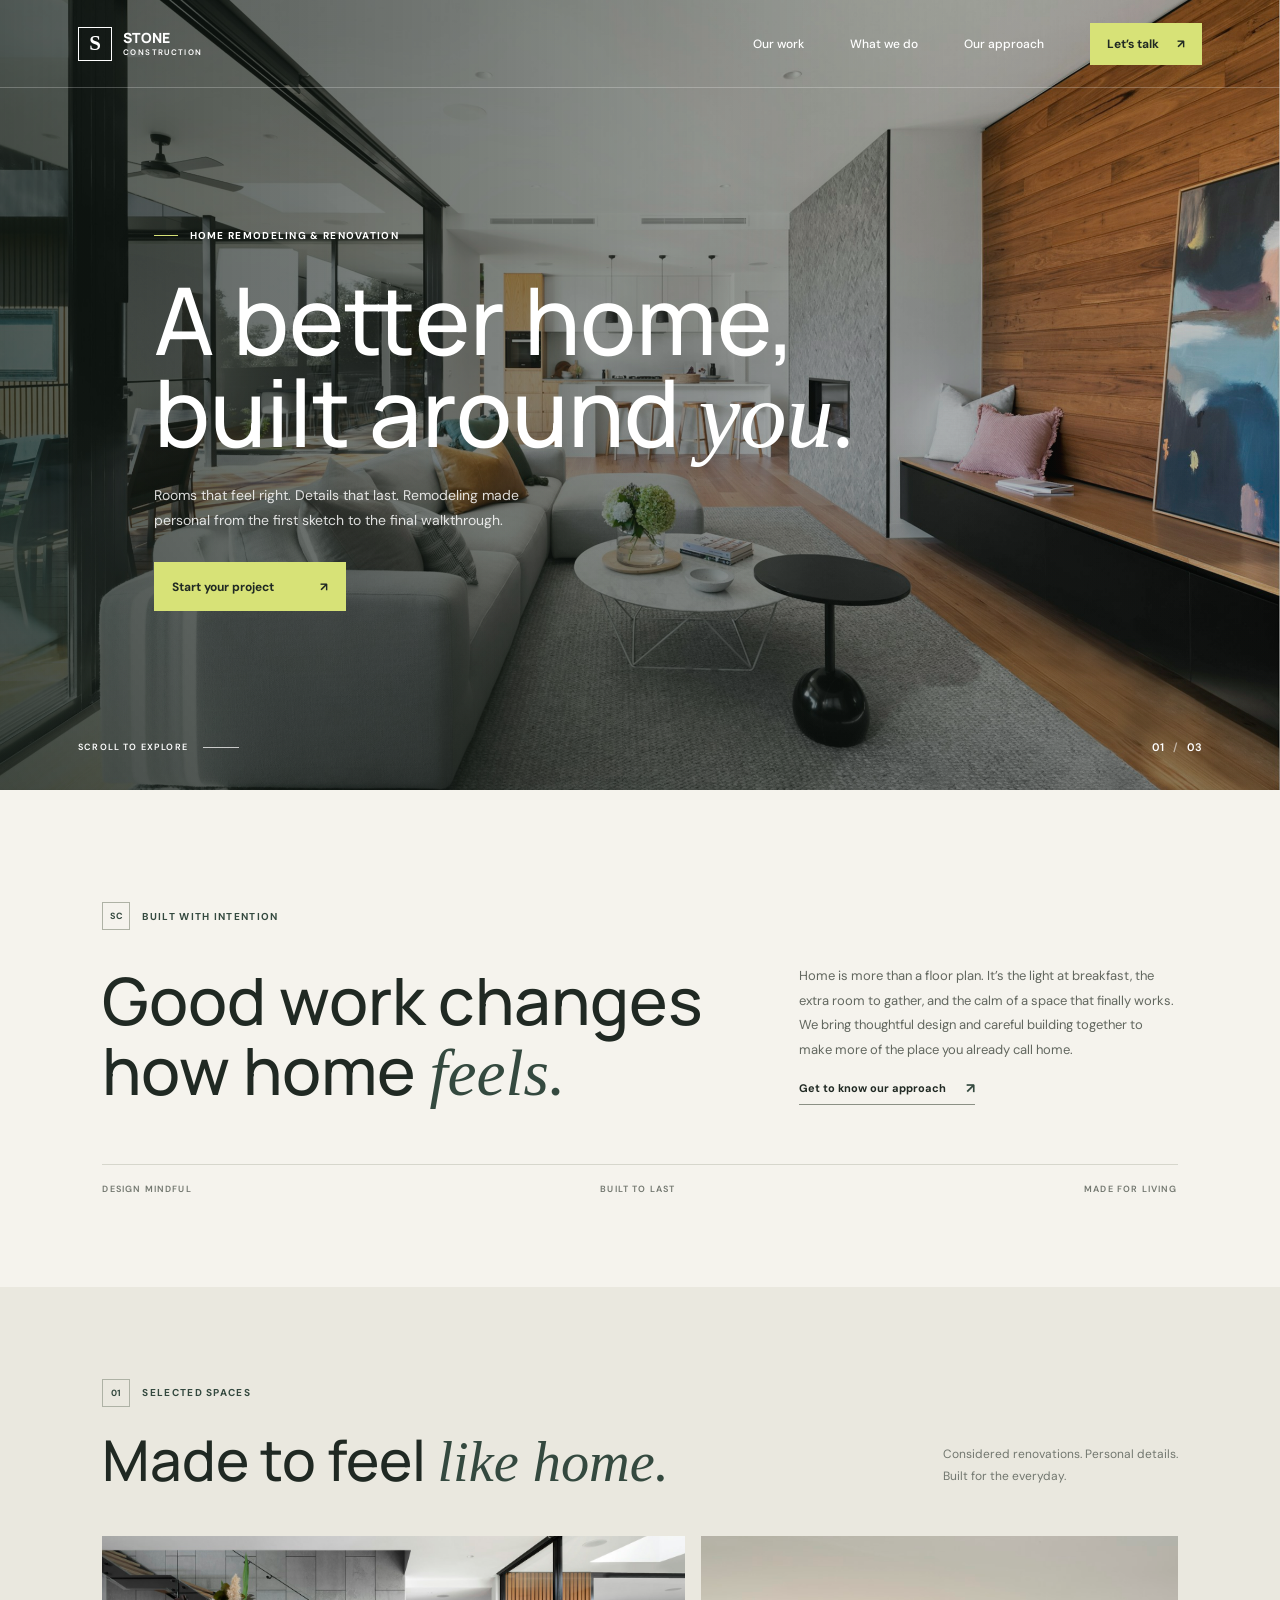
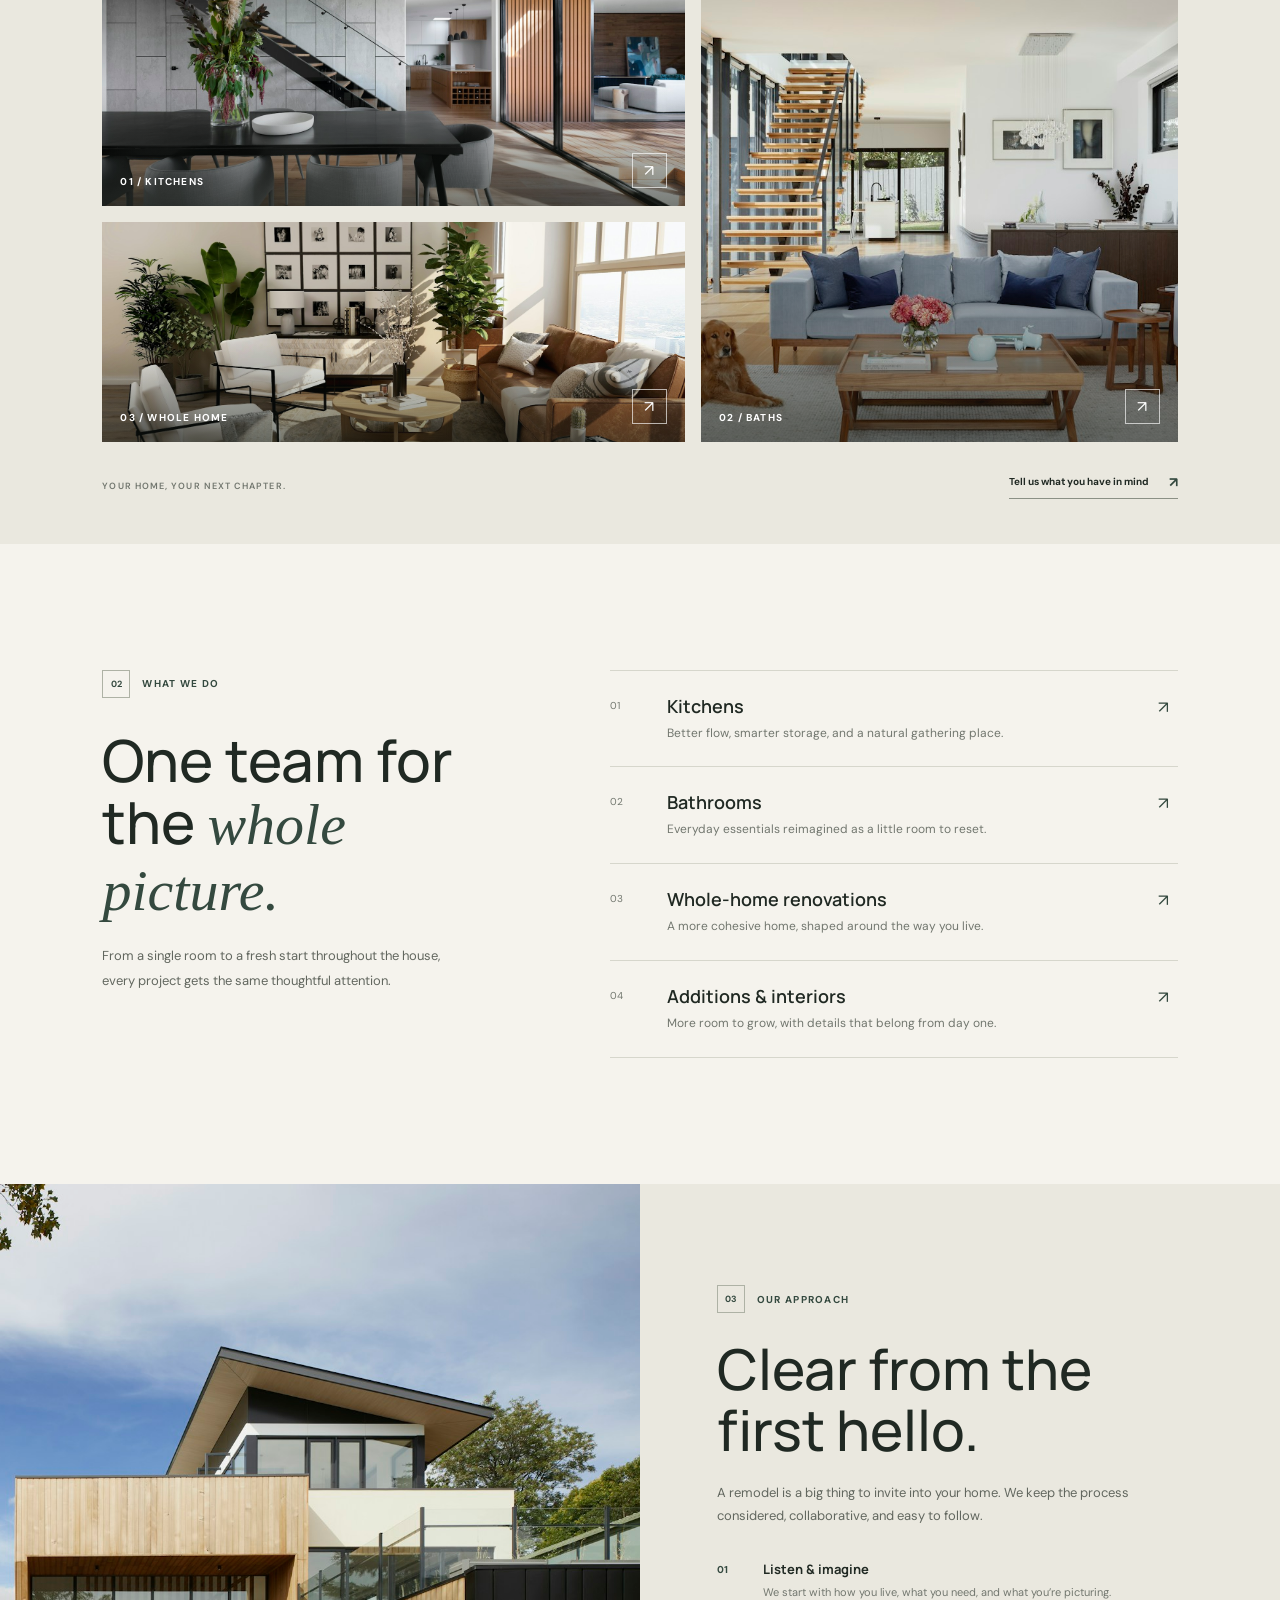
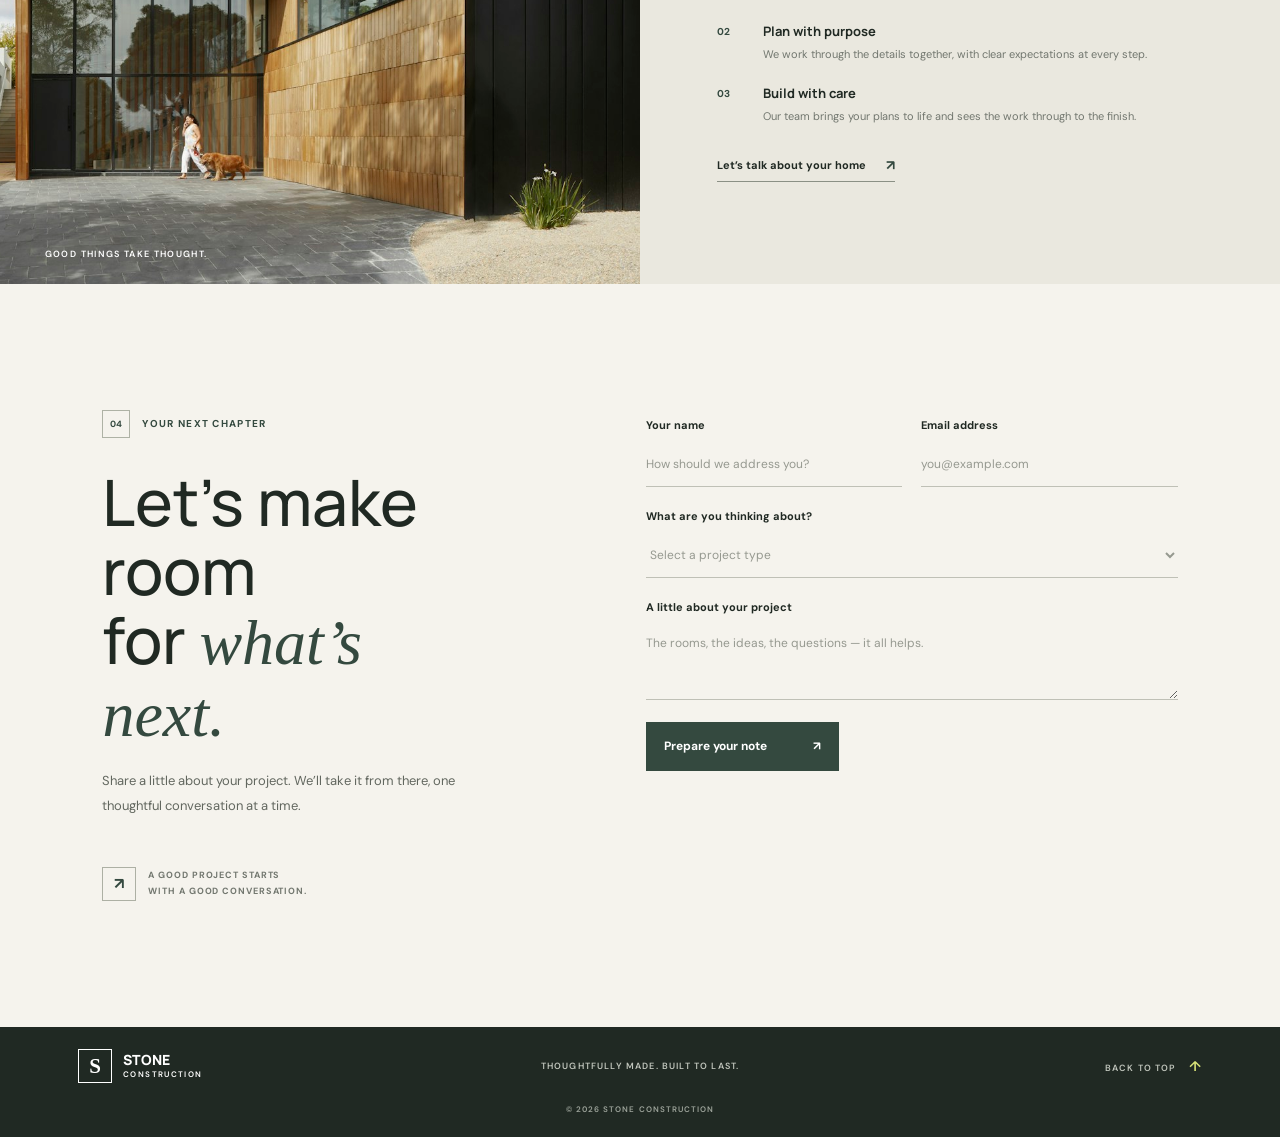
<file: index.html>
<!doctype html>
<html lang="en">
  <head>
    <meta charset="utf-8" />
    <meta name="viewport" content="width=device-width, initial-scale=1" />
    <meta name="theme-color" content="#f5f3ed" />
    <meta
      name="description"
      content="Thoughtful home remodeling, crafted around the way you live. Explore kitchens, baths, and whole-home renovations by Stone Construction."
    />
    <title>Stone Construction | A better home, built around you</title>
    <link rel="preconnect" href="https://fonts.googleapis.com" />
    <link rel="preconnect" href="https://fonts.gstatic.com" crossorigin />
    <link
      href="https://fonts.googleapis.com/css2?family=DM+Sans:wght@400;500;600;700&family=Manrope:wght@400;500;600;700;800&display=swap"
      rel="stylesheet"
    />
    <link rel="stylesheet" href="styles.css" />
    <script src="script.js" defer></script>
  </head>
  <body>
    <header class="site-header">
      <a class="wordmark" href="#home" aria-label="Stone Construction home">
        <span class="wordmark-icon" aria-hidden="true">S</span>
        <span class="wordmark-text">STONE<span>CONSTRUCTION</span></span>
      </a>
      <button
        class="menu-toggle"
        type="button"
        aria-expanded="false"
        aria-controls="site-nav"
        aria-label="Open navigation"
      >
        <span></span><span></span>
      </button>
      <nav class="site-nav" id="site-nav" aria-label="Main navigation">
        <a href="#work">Our work</a>
        <a href="#services">What we do</a>
        <a href="#approach">Our approach</a>
        <a class="nav-cta" href="#contact"
          >Let’s talk <span aria-hidden="true">↗</span></a
        >
      </nav>
    </header>

    <main>
      <section class="hero" id="home" aria-labelledby="hero-title">
        <img
          class="hero-image"
          src="pictures/hero.jpg"
          alt="Sunlit, thoughtfully remodeled modern living room"
          fetchpriority="high"
        />
        <div class="hero-shade"></div>
        <div class="hero-content">
          <p class="eyebrow hero-eyebrow">
            <span></span> HOME REMODELING & RENOVATION
          </p>
          <h1 id="hero-title">
            A better home,<br />built around <em>you.</em>
          </h1>
          <p class="hero-copy">
            Rooms that feel right. Details that last. Remodeling made personal
            from the first sketch to the final walkthrough.
          </p>
          <a class="button button-light" href="#contact"
            >Start your project <span aria-hidden="true">↗</span></a
          >
        </div>
        <a class="hero-scroll" href="#intro"
          ><span>SCROLL TO EXPLORE</span><i aria-hidden="true"></i
        ></a>
        <div class="hero-index" aria-hidden="true">01 <span>/</span> 03</div>
      </section>

      <section class="intro section-wrap" id="intro">
        <p class="eyebrow">
          <span class="eyebrow-mark">SC</span> BUILT WITH INTENTION
        </p>
        <div class="intro-copy">
          <h2>Good work changes<br />how home <em>feels.</em></h2>
          <div class="intro-aside">
            <p>
              Home is more than a floor plan. It’s the light at breakfast, the
              extra room to gather, and the calm of a space that finally works.
              We bring thoughtful design and careful building together to make
              more of the place you already call home.
            </p>
            <a class="text-link" href="#approach"
              >Get to know our approach <span aria-hidden="true">↗</span></a
            >
          </div>
        </div>
        <div class="intro-rule">
          <span>DESIGN MINDFUL</span><span>BUILT TO LAST</span
          ><span>MADE FOR LIVING</span>
        </div>
      </section>

      <section class="work-section" id="work">
        <div class="section-wrap work-heading">
          <div>
            <p class="eyebrow">
              <span class="eyebrow-mark">01</span> SELECTED SPACES
            </p>
            <h2>Made to feel <em>like home.</em></h2>
          </div>
          <p class="section-note">
            Considered renovations. Personal details.<br />Built for the
            everyday.
          </p>
        </div>
        <div class="project-grid">
          <a
            class="project project-large"
            href="#contact"
            aria-label="Discuss a kitchen renovation"
          >
            <img
              src="pictures/kitchen.jpg"
              alt="Warm contemporary kitchen with a generous island"
              loading="lazy"
            />
            <span class="project-overlay"
              ><span class="project-number">01 / KITCHENS</span
              ><span class="project-arrow" aria-hidden="true">↗</span></span
            >
          </a>
          <a
            class="project project-tall"
            href="#contact"
            aria-label="Discuss a bathroom renovation"
          >
            <img
              src="pictures/bathroom.jpg"
              alt="Quiet, spa-like bathroom with natural finishes"
              loading="lazy"
            />
            <span class="project-overlay"
              ><span class="project-number">02 / BATHS</span
              ><span class="project-arrow" aria-hidden="true">↗</span></span
            >
          </a>
          <a
            class="project project-wide"
            href="#contact"
            aria-label="Discuss a whole-home renovation"
          >
            <img
              src="pictures/living-room.jpg"
              alt="Open-plan living space with carefully layered natural materials"
              loading="lazy"
            />
            <span class="project-overlay"
              ><span class="project-number">03 / WHOLE HOME</span
              ><span class="project-arrow" aria-hidden="true">↗</span></span
            >
          </a>
        </div>
        <div class="section-wrap work-foot">
          <span>YOUR HOME, YOUR NEXT CHAPTER.</span
          ><a class="text-link" href="#contact"
            >Tell us what you have in mind <span aria-hidden="true">↗</span></a
          >
        </div>
      </section>

      <section class="services section-wrap" id="services">
        <div class="services-heading">
          <p class="eyebrow"><span class="eyebrow-mark">02</span> WHAT WE DO</p>
          <h2>One team for<br />the <em>whole picture.</em></h2>
          <p>
            From a single room to a fresh start throughout the house, every
            project gets the same thoughtful attention.
          </p>
        </div>
        <div class="service-list">
          <a
            class="service-item"
            href="gallery.html?category=kitchens"
            aria-label="View kitchen gallery"
            ><span class="service-no">01</span>
            <div>
              <h3>Kitchens</h3>
              <p>
                Better flow, smarter storage, and a natural gathering place.
              </p>
            </div>
            <span class="service-plus" aria-hidden="true">↗</span></a
          >
          <a
            class="service-item"
            href="gallery.html?category=bathrooms"
            aria-label="View bathroom gallery"
            ><span class="service-no">02</span>
            <div>
              <h3>Bathrooms</h3>
              <p>Everyday essentials reimagined as a little room to reset.</p>
            </div>
            <span class="service-plus" aria-hidden="true">↗</span></a
          >
          <a
            class="service-item"
            href="gallery.html?category=whole-home"
            aria-label="View whole-home renovation gallery"
            ><span class="service-no">03</span>
            <div>
              <h3>Whole-home renovations</h3>
              <p>A more cohesive home, shaped around the way you live.</p>
            </div>
            <span class="service-plus" aria-hidden="true">↗</span></a
          >
          <a
            class="service-item"
            href="gallery.html?category=additions-interiors"
            aria-label="View additions and interiors gallery"
            ><span class="service-no">04</span>
            <div>
              <h3>Additions & interiors</h3>
              <p>More room to grow, with details that belong from day one.</p>
            </div>
            <span class="service-plus" aria-hidden="true">↗</span></a
          >
        </div>
      </section>

      <section class="approach" id="approach">
        <div class="approach-image">
          <img
            src="pictures/exterior.jpg"
            alt="Modern home exterior with timber and glass finishes"
            loading="lazy"
          />
          <span class="image-caption">GOOD THINGS TAKE THOUGHT.</span>
        </div>
        <div class="approach-copy">
          <p class="eyebrow">
            <span class="eyebrow-mark">03</span> OUR APPROACH
          </p>
          <h2>Clear from the<br />first hello.</h2>
          <p class="approach-lede">
            A remodel is a big thing to invite into your home. We keep the
            process considered, collaborative, and easy to follow.
          </p>
          <ol class="steps">
            <li>
              <span>01</span>
              <div>
                <h3>Listen & imagine</h3>
                <p>
                  We start with how you live, what you need, and what you’re
                  picturing.
                </p>
              </div>
            </li>
            <li>
              <span>02</span>
              <div>
                <h3>Plan with purpose</h3>
                <p>
                  We work through the details together, with clear expectations
                  at every step.
                </p>
              </div>
            </li>
            <li>
              <span>03</span>
              <div>
                <h3>Build with care</h3>
                <p>
                  Our team brings your plans to life and sees the work through
                  to the finish.
                </p>
              </div>
            </li>
          </ol>
          <a class="text-link" href="#contact"
            >Let’s talk about your home <span aria-hidden="true">↗</span></a
          >
        </div>
      </section>

      <section class="contact section-wrap" id="contact">
        <div class="contact-heading">
          <p class="eyebrow">
            <span class="eyebrow-mark">04</span> YOUR NEXT CHAPTER
          </p>
          <h2>Let’s make room<br />for <em>what’s next.</em></h2>
          <p>
            Share a little about your project. We’ll take it from there, one
            thoughtful conversation at a time.
          </p>
          <div class="contact-note">
            <span class="note-mark" aria-hidden="true">↗</span
            ><span>A GOOD PROJECT STARTS<br />WITH A GOOD CONVERSATION.</span>
          </div>
        </div>
        <form class="contact-form" id="contact-form">
          <div class="field-row">
            <label
              >Your name<input
                name="name"
                autocomplete="name"
                placeholder="How should we address you?"
                required
            /></label>
            <label
              >Email address<input
                name="email"
                type="email"
                autocomplete="email"
                placeholder="you@example.com"
                required
            /></label>
          </div>
          <label
            >What are you thinking about?
            <select name="project" required>
              <option value="" disabled selected>Select a project type</option>
              <option>Kitchen renovation</option>
              <option>Bathroom renovation</option>
              <option>Whole-home renovation</option>
              <option>Addition or interior updates</option>
              <option>Something else</option>
            </select>
          </label>
          <label
            >A little about your project<textarea
              name="message"
              rows="3"
              placeholder="The rooms, the ideas, the questions — it all helps."
            ></textarea>
          </label>
          <button class="button button-dark" type="submit">
            Prepare your note <span aria-hidden="true">↗</span>
          </button>
          <p
            class="form-status"
            id="form-status"
            role="status"
            aria-live="polite"
          ></p>
        </form>
      </section>
    </main>

    <footer class="site-footer">
      <a
        class="wordmark footer-wordmark"
        href="#home"
        aria-label="Stone Construction home"
        ><span class="wordmark-icon" aria-hidden="true">S</span
        ><span class="wordmark-text">STONE<span>CONSTRUCTION</span></span></a
      >
      <span class="footer-line">THOUGHTFULLY MADE. BUILT TO LAST.</span>
      <a class="back-top" href="#home"
        >BACK TO TOP <span aria-hidden="true">↑</span></a
      >
      <span class="copyright"
        >© <span id="year"></span> STONE CONSTRUCTION</span
      >
    </footer>
  </body>
</html>
</file>
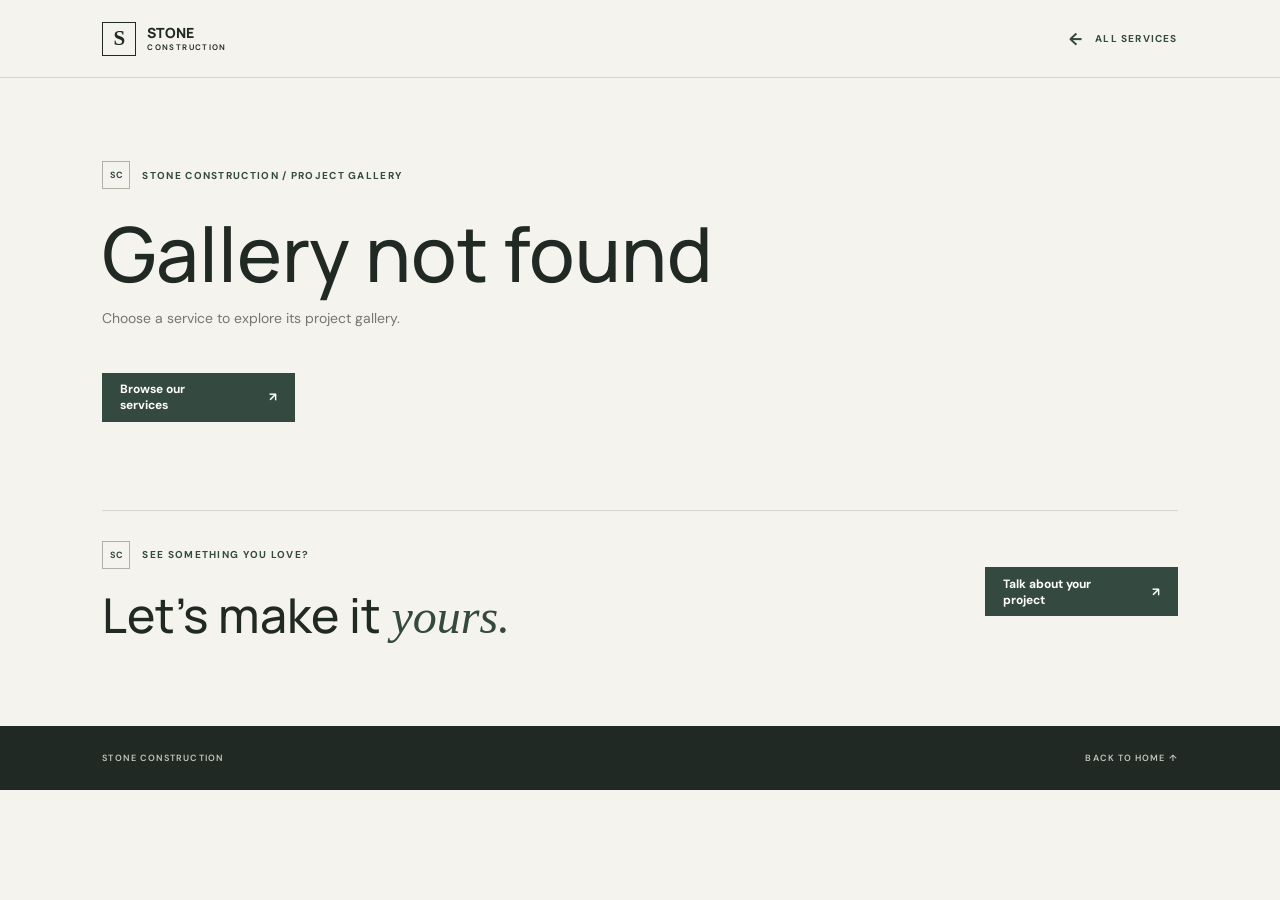
<file: gallery.html>
<!doctype html>
<html lang="en">
  <head>
    <meta charset="utf-8" />
    <meta name="viewport" content="width=device-width, initial-scale=1" />
    <meta name="theme-color" content="#f5f3ed" />
    <meta
      name="description"
      content="Explore Stone Construction remodeling galleries."
    />
    <title>Project Gallery | Stone Construction</title>
    <link rel="preconnect" href="https://fonts.googleapis.com" />
    <link rel="preconnect" href="https://fonts.gstatic.com" crossorigin />
    <link
      href="https://fonts.googleapis.com/css2?family=DM+Sans:wght@400;500;600;700&family=Manrope:wght@400;500;600;700;800&display=swap"
      rel="stylesheet"
    />
    <link rel="stylesheet" href="styles.css" />
    <script src="gallery.js" defer></script>
  </head>
  <body class="gallery-page">
    <header class="gallery-header">
      <a
        class="wordmark gallery-wordmark"
        href="index.html"
        aria-label="Stone Construction home"
      >
        <span class="wordmark-icon" aria-hidden="true">S</span>
        <span class="wordmark-text">STONE<span>CONSTRUCTION</span></span>
      </a>
      <a class="gallery-back" href="index.html#services"
        ><span aria-hidden="true">←</span> ALL SERVICES</a
      >
    </header>
    <main>
      <section class="gallery-intro section-wrap">
        <p class="eyebrow">
          <span class="eyebrow-mark" id="gallery-number">01</span> STONE
          CONSTRUCTION / PROJECT GALLERY
        </p>
        <h1 id="gallery-title">Project gallery</h1>
        <p id="gallery-description">Thoughtful spaces, made for living.</p>
      </section>
      <section
        class="gallery-content section-wrap"
        aria-label="Project photographs"
      >
        <div class="gallery-grid" id="gallery-grid"></div>
      </section>
      <section class="gallery-contact section-wrap">
        <div>
          <p class="eyebrow">
            <span class="eyebrow-mark">SC</span> SEE SOMETHING YOU LOVE?
          </p>
          <h2>Let’s make it <em>yours.</em></h2>
        </div>
        <a class="button button-dark" href="index.html#contact"
          >Talk about your project <span aria-hidden="true">↗</span></a
        >
      </section>
    </main>
    <footer class="gallery-footer">
      <a href="index.html">STONE CONSTRUCTION</a
      ><a href="index.html#home">BACK TO HOME ↑</a>
    </footer>
    <dialog class="lightbox" id="lightbox" aria-label="Expanded project photo">
      <button class="lightbox-close" type="button" aria-label="Close photo">
        ×
      </button>
      <img id="lightbox-image" alt="" />
      <p id="lightbox-caption"></p>
    </dialog>
  </body>
</html>
</file>
<file: styles.css>
:root {
  color-scheme: light;
  --paper: #f5f3ed;
  --paper-deep: #eae8df;
  --ink: #202923;
  --muted: #72776f;
  --green: #34493f;
  --lime: #d7e277;
  --line: #d6d6cc;
  --serif: Georgia, "Times New Roman", serif;
  --sans: "DM Sans", sans-serif;
  --display: "Manrope", sans-serif;
}

* {
  box-sizing: border-box;
}
html {
  scroll-behavior: smooth;
  scroll-padding-top: 86px;
}
body {
  margin: 0;
  background: var(--paper);
  color: var(--ink);
  font-family: var(--sans);
  -webkit-font-smoothing: antialiased;
}
a {
  color: inherit;
  text-decoration: none;
}
img {
  display: block;
  width: 100%;
}
button,
input,
select,
textarea {
  font: inherit;
}
button,
a {
  -webkit-tap-highlight-color: transparent;
}
.site-header {
  position: absolute;
  z-index: 5;
  inset: 0 0 auto;
  height: 88px;
  display: flex;
  align-items: center;
  justify-content: space-between;
  padding: 0 6.1%;
  color: #fff;
  border-bottom: 1px solid rgb(255 255 255 / 24%);
}
.wordmark {
  display: inline-flex;
  align-items: center;
  gap: 11px;
  flex: none;
}
.wordmark-icon {
  width: 34px;
  height: 34px;
  display: grid;
  place-items: center;
  border: 1px solid currentColor;
  font: 600 21px var(--serif);
}
.wordmark-text {
  display: grid;
  gap: 2px;
  font: 800 14px var(--display);
  line-height: 1;
  letter-spacing: 0;
}
.wordmark-text span {
  font: 600 8px var(--sans);
  letter-spacing: 0.17em;
}
.site-nav {
  display: flex;
  align-items: center;
  gap: clamp(24px, 3.6vw, 58px);
  font-size: 12px;
  font-weight: 500;
}
.site-nav > a:not(.nav-cta) {
  transition: opacity 180ms ease;
}
.site-nav > a:not(.nav-cta):hover {
  opacity: 0.68;
}
.nav-cta {
  display: flex;
  align-items: center;
  gap: 18px;
  padding: 13px 17px;
  color: var(--ink);
  background: var(--lime);
  font-weight: 700;
}
.menu-toggle {
  display: none;
}
.hero {
  position: relative;
  min-height: 690px;
  height: min(790px, 92svh);
  display: flex;
  align-items: center;
  overflow: hidden;
  color: #fff;
  background: #3d443e;
}
.hero-image,
.hero-shade {
  position: absolute;
  inset: 0;
  width: 100%;
  height: 100%;
}
.hero-image {
  object-fit: cover;
  object-position: center 54%;
  animation: settle-in 1.2s ease-out both;
}
.hero-shade {
  background:
    linear-gradient(
      90deg,
      rgb(17 26 21 / 72%) 0%,
      rgb(21 29 24 / 51%) 40%,
      rgb(23 29 25 / 12%) 100%
    ),
    linear-gradient(0deg, rgb(17 24 20 / 28%), transparent 46%);
}
.hero-content {
  position: relative;
  z-index: 1;
  width: min(800px, 76%);
  margin: 50px 0 0 12%;
  animation: rise-in 0.8s 0.1s both;
}
.eyebrow {
  display: flex;
  align-items: center;
  gap: 12px;
  margin: 0;
  color: var(--green);
  font: 700 10px var(--sans);
  letter-spacing: 0.13em;
}
.eyebrow-mark {
  display: grid;
  place-items: center;
  width: 28px;
  height: 28px;
  border: 1px solid #aeb2a5;
  color: var(--green);
  font: 700 9px var(--sans);
  letter-spacing: 0;
}
.hero-eyebrow {
  color: #fff;
}
.hero-eyebrow > span {
  width: 24px;
  height: 1px;
  background: var(--lime);
}
h1,
h2,
h3,
p {
  margin-top: 0;
}
.hero h1 {
  margin: 31px 0 20px;
  font: 500 clamp(56px, 7.3vw, 98px)/0.99 var(--display);
  letter-spacing: 0;
}
.hero h1 em,
h2 em {
  font-family: var(--serif);
  font-weight: 400;
}
.hero-copy {
  max-width: 410px;
  margin-bottom: 29px;
  color: rgb(255 255 255 / 84%);
  font-size: 14px;
  line-height: 1.8;
}
.button {
  display: inline-flex;
  align-items: center;
  justify-content: space-between;
  gap: 34px;
  min-height: 49px;
  padding: 0 18px;
  border: 0;
  font-size: 12px;
  font-weight: 700;
  cursor: pointer;
  transition:
    background 180ms ease,
    transform 180ms ease;
}
.button:hover {
  transform: translateY(-2px);
}
.button-light {
  min-width: 192px;
  background: var(--lime);
  color: var(--ink);
}
.button-light:hover {
  background: #e4ed9b;
}
.hero-scroll {
  position: absolute;
  bottom: 37px;
  left: 6.1%;
  display: flex;
  align-items: center;
  gap: 15px;
  font: 600 9px var(--sans);
  letter-spacing: 0.13em;
}
.hero-scroll i {
  width: 36px;
  height: 1px;
  background: rgb(255 255 255 / 72%);
}
.hero-index {
  position: absolute;
  right: 6.1%;
  bottom: 36px;
  font: 600 11px var(--sans);
}
.hero-index span {
  padding: 0 6px;
  color: rgb(255 255 255 / 55%);
}
.section-wrap {
  width: min(1120px, 84%);
  margin: 0 auto;
}
.intro {
  padding-top: 112px;
  padding-bottom: 92px;
}
.intro-copy {
  display: grid;
  grid-template-columns: 1fr 0.62fr;
  align-items: end;
  gap: 8%;
  padding: 34px 0 55px;
}
h2 {
  margin: 0;
  font: 500 clamp(39px, 5.1vw, 66px)/1.08 var(--display);
  letter-spacing: 0;
}
h2 em {
  color: var(--green);
}
.intro-aside {
  max-width: 390px;
  padding-bottom: 4px;
}
.intro-aside p,
.services-heading > p:last-child,
.contact-heading > p:not(.eyebrow) {
  color: #62675f;
  font-size: 13px;
  line-height: 1.9;
}
.text-link {
  display: inline-flex;
  align-items: center;
  gap: 20px;
  padding-bottom: 7px;
  border-bottom: 1px solid #8b9085;
  font-size: 11px;
  font-weight: 700;
  transition: gap 180ms ease;
}
.text-link:hover {
  gap: 28px;
}
.text-link span {
  color: var(--green);
  font-size: 14px;
}
.intro-rule {
  display: flex;
  justify-content: space-between;
  padding-top: 18px;
  border-top: 1px solid var(--line);
  color: var(--muted);
  font: 600 9px var(--sans);
  letter-spacing: 0.13em;
}
.work-section {
  padding: 92px 0 45px;
  background: var(--paper-deep);
}
.work-heading {
  display: flex;
  justify-content: space-between;
  align-items: end;
  padding-bottom: 43px;
}
.work-heading .eyebrow {
  margin-bottom: 23px;
}
.work-heading h2 {
  font-size: clamp(38px, 4.4vw, 57px);
}
.section-note {
  margin: 0 0 5px;
  color: var(--muted);
  font-size: 12px;
  line-height: 1.8;
}
.project-grid {
  width: min(1120px, 84%);
  margin: auto;
  display: grid;
  grid-template-columns: 1.1fr 0.9fr;
  grid-template-rows: 270px 220px;
  gap: 16px;
}
.project {
  position: relative;
  min-width: 0;
  overflow: hidden;
  background: #c3c2b7;
}
.project img {
  height: 100%;
  object-fit: cover;
  transition: transform 550ms cubic-bezier(0.2, 0.7, 0.2, 1);
}
.project:hover img {
  transform: scale(1.035);
}
.project-large {
  grid-row: span 1;
}
.project-tall {
  grid-row: span 2;
}
.project-wide {
  grid-column: 1;
}
.project-overlay {
  position: absolute;
  inset: 0;
  display: flex;
  align-items: end;
  justify-content: space-between;
  padding: 18px;
  color: #fff;
  background: linear-gradient(0deg, rgb(16 22 18 / 57%), transparent 45%);
}
.project-number {
  font: 700 10px var(--sans);
  letter-spacing: 0.12em;
}
.project-arrow {
  display: grid;
  place-items: center;
  width: 35px;
  height: 35px;
  border: 1px solid rgb(255 255 255 / 65%);
  font-size: 16px;
}
.work-foot {
  display: flex;
  justify-content: space-between;
  align-items: center;
  padding-top: 31px;
  color: var(--muted);
  font: 600 9px var(--sans);
  letter-spacing: 0.12em;
}
.work-foot .text-link {
  color: var(--ink);
  font-size: 10px;
  letter-spacing: 0;
}
.services {
  display: grid;
  grid-template-columns: 0.8fr 1.2fr;
  gap: 12%;
  padding-top: 126px;
  padding-bottom: 126px;
}
.services-heading .eyebrow {
  margin-bottom: 31px;
}
.services-heading h2 {
  margin-bottom: 22px;
  font-size: clamp(39px, 4.6vw, 58px);
}
.services-heading > p:last-child {
  max-width: 340px;
}
.service-list {
  border-top: 1px solid var(--line);
}
.service-item {
  display: grid;
  grid-template-columns: 42px 1fr 20px;
  align-items: start;
  gap: 15px;
  padding: 23px 0;
  border-bottom: 1px solid var(--line);
}
.service-item {
  color: inherit;
  text-decoration: none;
  transition:
    padding 180ms ease,
    background 180ms ease;
}
.service-item:hover,
.service-item:focus-visible {
  padding-right: 10px;
  padding-left: 10px;
  background: #efeee7;
}
.service-item:focus-visible {
  outline: 2px solid var(--green);
  outline-offset: 3px;
}
.service-no {
  padding-top: 5px;
  color: var(--muted);
  font-size: 10px;
}
.service-item h3 {
  margin-bottom: 6px;
  font: 600 18px var(--display);
}
.service-item p {
  margin: 0;
  color: var(--muted);
  font-size: 12px;
  line-height: 1.65;
}
.service-plus {
  padding-top: 2px;
  color: var(--green);
  font-size: 17px;
}
.approach {
  display: grid;
  grid-template-columns: 1fr 1fr;
  min-height: 700px;
  background: #eae8df;
}
.approach-image {
  position: relative;
  min-height: 600px;
  overflow: hidden;
}
.approach-image img {
  position: absolute;
  inset: 0;
  height: 100%;
  object-fit: cover;
}
.image-caption {
  position: absolute;
  bottom: 24px;
  left: 7%;
  color: white;
  font: 600 9px var(--sans);
  letter-spacing: 0.15em;
}
.approach-copy {
  align-self: center;
  max-width: 600px;
  padding: 86px 13% 86px 12%;
}
.approach-copy .eyebrow {
  margin-bottom: 26px;
}
.approach-copy h2 {
  margin-bottom: 20px;
  font-size: clamp(40px, 4.4vw, 57px);
}
.approach-lede {
  max-width: 430px;
  margin-bottom: 32px;
  color: #62675f;
  font-size: 13px;
  line-height: 1.8;
}
.steps {
  display: grid;
  gap: 21px;
  margin: 0 0 28px;
  padding: 0;
  list-style: none;
}
.steps li {
  display: grid;
  grid-template-columns: 35px 1fr;
  gap: 11px;
}
.steps li > span {
  padding-top: 3px;
  color: var(--green);
  font-size: 10px;
  font-weight: 700;
}
.steps h3 {
  margin-bottom: 5px;
  font: 700 13px var(--display);
}
.steps p {
  margin: 0;
  color: var(--muted);
  font-size: 11px;
  line-height: 1.65;
}
.contact {
  display: grid;
  grid-template-columns: 0.85fr 1.15fr;
  gap: 14%;
  padding-top: 126px;
  padding-bottom: 126px;
}
.contact-heading .eyebrow {
  margin-bottom: 29px;
}
.contact-heading h2 {
  margin-bottom: 20px;
  font-size: clamp(42px, 5vw, 64px);
}
.contact-heading > p:not(.eyebrow) {
  max-width: 355px;
}
.contact-note {
  display: flex;
  align-items: center;
  gap: 12px;
  margin-top: 48px;
  color: var(--muted);
  font: 700 9px/1.7 var(--sans);
  letter-spacing: 0.1em;
}
.note-mark {
  display: grid;
  place-items: center;
  width: 34px;
  height: 34px;
  border: 1px solid #adb0a4;
  color: var(--green);
  font-size: 16px;
}
.contact-form {
  display: grid;
  align-content: start;
  gap: 22px;
  padding-top: 8px;
}
.field-row {
  display: grid;
  grid-template-columns: 1fr 1fr;
  gap: 19px;
}
.contact-form label {
  display: grid;
  gap: 10px;
  color: var(--ink);
  font-size: 11px;
  font-weight: 700;
}
.contact-form input,
.contact-form select,
.contact-form textarea {
  width: 100%;
  min-height: 45px;
  padding: 11px 0;
  border: 0;
  border-bottom: 1px solid #bfc0b6;
  border-radius: 0;
  outline: 0;
  background: transparent;
  color: var(--ink);
  font-size: 12px;
  font-weight: 400;
}
.contact-form textarea {
  min-height: 76px;
  resize: vertical;
}
.contact-form input:focus,
.contact-form select:focus,
.contact-form textarea:focus {
  border-color: var(--green);
  box-shadow: 0 1px var(--green);
}
.contact-form input::placeholder,
.contact-form textarea::placeholder {
  color: #969990;
}
.contact-form select:invalid {
  color: #969990;
}
.button-dark {
  width: 193px;
  background: var(--green);
  color: white;
}
.button-dark:hover {
  background: #26392f;
}
.form-status {
  min-height: 18px;
  margin: -12px 0 0;
  color: var(--green);
  font-size: 12px;
  line-height: 1.6;
}
.site-footer {
  display: grid;
  grid-template-columns: 1fr 1fr 1fr;
  align-items: center;
  gap: 20px;
  min-height: 110px;
  padding: 22px 6.1%;
  background: var(--ink);
  color: white;
}
.footer-wordmark {
  justify-self: start;
}
.footer-line,
.back-top,
.copyright {
  color: #c0c5bc;
  font: 600 9px var(--sans);
  letter-spacing: 0.13em;
}
.footer-line {
  justify-self: center;
}
.back-top {
  justify-self: end;
}
.back-top span {
  padding-left: 9px;
  color: var(--lime);
  font-size: 14px;
}
.copyright {
  grid-column: 1 / -1;
  justify-self: center;
  color: #9da49b;
  font-size: 8px;
}
@keyframes settle-in {
  from {
    transform: scale(1.035);
  }
  to {
    transform: scale(1);
  }
}
@keyframes rise-in {
  from {
    opacity: 0;
    transform: translateY(14px);
  }
  to {
    opacity: 1;
    transform: translateY(0);
  }
}
@media (min-width: 1500px) {
  .hero-content {
    margin-left: max(12%, calc((100% - 1120px) / 2));
  }
}
@media (max-width: 760px) {
  html {
    scroll-padding-top: 68px;
  }
  .site-header {
    height: 70px;
    padding: 0 6%;
  }
  .wordmark-icon {
    width: 31px;
    height: 31px;
  }
  .menu-toggle {
    display: grid;
    gap: 5px;
    width: 42px;
    height: 42px;
    align-content: center;
    justify-content: center;
    border: 1px solid rgb(255 255 255 / 54%);
    background: transparent;
    color: white;
  }
  .menu-toggle span {
    display: block;
    width: 17px;
    height: 1px;
    background: currentColor;
    transition: transform 180ms ease;
  }
  .menu-toggle[aria-expanded="true"] span:first-child {
    transform: translateY(3px) rotate(45deg);
  }
  .menu-toggle[aria-expanded="true"] span:last-child {
    transform: translateY(-3px) rotate(-45deg);
  }
  .site-nav {
    position: absolute;
    top: 70px;
    right: 0;
    left: 0;
    display: none;
    align-items: stretch;
    gap: 0;
    padding: 8px 6% 20px;
    background: var(--ink);
  }
  .site-nav.is-open {
    display: grid;
  }
  .site-nav > a:not(.nav-cta) {
    padding: 14px 0;
    border-bottom: 1px solid rgb(255 255 255 / 15%);
  }
  .nav-cta {
    justify-content: space-between;
    margin-top: 13px;
  }
  .hero {
    min-height: 650px;
    height: 91svh;
    max-height: 800px;
  }
  .hero-image {
    object-position: 58% center;
  }
  .hero-shade {
    background:
      linear-gradient(90deg, rgb(17 26 21 / 72%), rgb(21 29 24 / 35%)),
      linear-gradient(0deg, rgb(17 24 20 / 25%), transparent 50%);
  }
  .hero-content {
    width: 86%;
    margin: 45px 0 0 7%;
  }
  .hero h1 {
    font-size: clamp(54px, 12vw, 76px);
  }
  .hero-copy {
    max-width: 360px;
    font-size: 13px;
  }
  .hero-scroll {
    left: 7%;
  }
  .hero-index {
    right: 7%;
  }
  .section-wrap,
  .project-grid {
    width: 86%;
  }
  .intro {
    padding-top: 78px;
    padding-bottom: 69px;
  }
  .intro-copy {
    grid-template-columns: 1fr;
    gap: 25px;
    padding: 28px 0 38px;
  }
  .intro-copy h2 {
    font-size: clamp(42px, 10vw, 58px);
  }
  .intro-aside {
    max-width: 470px;
  }
  .intro-rule {
    font-size: 7px;
    letter-spacing: 0.08em;
  }
  .work-section {
    padding-top: 72px;
  }
  .work-heading {
    align-items: start;
    gap: 16px;
    flex-direction: column;
    padding-bottom: 29px;
  }
  .work-heading h2 {
    font-size: 42px;
  }
  .project-grid {
    grid-template-columns: 1fr 1fr;
    grid-template-rows: 225px 195px;
    gap: 10px;
  }
  .project-large {
    grid-column: 1 / -1;
  }
  .project-tall {
    grid-column: 1;
    grid-row: 2;
  }
  .project-wide {
    grid-column: 2;
    grid-row: 2;
  }
  .project-overlay {
    padding: 12px;
  }
  .project-number {
    font-size: 8px;
  }
  .project-arrow {
    width: 29px;
    height: 29px;
  }
  .work-foot {
    align-items: start;
    flex-direction: column;
    gap: 17px;
  }
  .services {
    grid-template-columns: 1fr;
    gap: 29px;
    padding-top: 83px;
    padding-bottom: 86px;
  }
  .services-heading h2 {
    font-size: 46px;
  }
  .approach {
    grid-template-columns: 1fr;
  }
  .approach-image {
    min-height: 390px;
  }
  .approach-copy {
    padding: 65px 7% 75px;
  }
  .approach-copy h2 {
    font-size: 48px;
  }
  .contact {
    grid-template-columns: 1fr;
    gap: 35px;
    padding-top: 82px;
    padding-bottom: 82px;
  }
  .contact-heading h2 {
    font-size: 50px;
  }
  .contact-note {
    margin-top: 28px;
  }
  .site-footer {
    grid-template-columns: 1fr 1fr;
    padding: 24px 7%;
  }
  .footer-line {
    display: none;
  }
  .copyright {
    grid-column: 1 / -1;
  }
}
@media (max-width: 420px) {
  .field-row {
    grid-template-columns: 1fr;
    gap: 20px;
  }
  .project-grid {
    grid-template-rows: 205px 175px;
  }
  .intro-rule {
    gap: 8px;
    font-size: 6px;
  }
  .wordmark-text {
    font-size: 12px;
  }
}
@media (prefers-reduced-motion: reduce) {
  *,
  *::before,
  *::after {
    scroll-behavior: auto !important;
    animation-duration: 0.01ms !important;
    animation-iteration-count: 1 !important;
    transition-duration: 0.01ms !important;
  }
}

.gallery-page {
  min-height: 100vh;
}
.gallery-header {
  height: 78px;
  display: flex;
  align-items: center;
  justify-content: space-between;
  padding: 0 8%;
  border-bottom: 1px solid var(--line);
}
.gallery-wordmark {
  color: var(--ink);
}
.gallery-back {
  display: inline-flex;
  align-items: center;
  gap: 12px;
  color: var(--green);
  font: 700 10px var(--sans);
  letter-spacing: 0.12em;
}
.gallery-back span {
  font-size: 17px;
}
.gallery-intro {
  padding-top: 83px;
  padding-bottom: 42px;
}
.gallery-intro .eyebrow {
  margin-bottom: 25px;
}
.gallery-intro h1 {
  margin: 0 0 13px;
  font: 500 clamp(44px, 6vw, 76px)/1.05 var(--display);
}
.gallery-intro > p:last-child {
  margin: 0;
  color: var(--muted);
  font-size: 14px;
  line-height: 1.7;
}
.gallery-content {
  padding-bottom: 88px;
}
.gallery-grid {
  display: grid;
  grid-template-columns: repeat(2, minmax(0, 1fr));
  gap: 18px;
}
.gallery-item {
  position: relative;
  display: block;
  min-width: 0;
  height: clamp(240px, 36vw, 460px);
  padding: 0;
  overflow: hidden;
  border: 0;
  background: var(--paper-deep);
  color: white;
  text-align: left;
  cursor: zoom-in;
}
.gallery-item:nth-child(3n + 1) {
  grid-column: 1 / -1;
  height: clamp(270px, 43vw, 540px);
}
.gallery-item img {
  width: 100%;
  height: 100%;
  object-fit: cover;
  transition: transform 450ms cubic-bezier(0.2, 0.7, 0.2, 1);
}
.gallery-item:hover img {
  transform: scale(1.025);
}
.gallery-item:focus-visible {
  outline: 3px solid var(--green);
  outline-offset: 3px;
}
.gallery-caption {
  position: absolute;
  right: 55px;
  bottom: 21px;
  left: 21px;
  font: 600 13px var(--display);
  text-shadow: 0 1px 10px rgb(0 0 0 / 40%);
}
.gallery-count {
  position: absolute;
  right: 17px;
  bottom: 17px;
  display: grid;
  place-items: center;
  width: 30px;
  height: 30px;
  border: 1px solid rgb(255 255 255 / 75%);
  font-size: 9px;
}
.gallery-item::after {
  position: absolute;
  inset: 45% 0 0;
  background: linear-gradient(transparent, rgb(0 0 0 / 50%));
  content: "";
  pointer-events: none;
}
.gallery-caption,
.gallery-count {
  z-index: 1;
}
.gallery-contact {
  display: flex;
  justify-content: space-between;
  align-items: center;
  gap: 32px;
  padding-top: 30px;
  padding-bottom: 84px;
  border-top: 1px solid var(--line);
}
.gallery-contact .eyebrow {
  margin-bottom: 20px;
}
.gallery-contact h2 {
  font-size: clamp(34px, 4vw, 48px);
}
.gallery-contact .button {
  flex: none;
}
.gallery-footer {
  display: flex;
  justify-content: space-between;
  padding: 26px 8%;
  background: var(--ink);
  color: #c0c5bc;
  font: 600 9px var(--sans);
  letter-spacing: 0.12em;
}
.lightbox {
  position: fixed;
  max-width: min(92vw, 1200px);
  max-height: 92vh;
  padding: 20px;
  border: 0;
  background: var(--paper);
  color: var(--ink);
}
.lightbox::backdrop {
  background: rgb(16 22 18 / 88%);
}
.lightbox img {
  width: auto;
  max-width: calc(92vw - 40px);
  max-height: calc(82vh - 55px);
  object-fit: contain;
}
.lightbox p {
  margin: 12px 40px 0 0;
  color: var(--muted);
  font-size: 12px;
}
.lightbox-close {
  position: absolute;
  z-index: 2;
  top: 7px;
  right: 7px;
  display: grid;
  place-items: center;
  width: 36px;
  height: 36px;
  border: 1px solid var(--line);
  background: var(--paper);
  color: var(--ink);
  font-size: 25px;
  cursor: pointer;
}
.gallery-services-link {
  grid-column: 1 / -1;
  justify-self: start;
}
@media (max-width: 760px) {
  .gallery-header {
    height: 70px;
    padding: 0 6%;
  }
  .gallery-intro {
    padding-top: 66px;
  }
  .gallery-grid {
    grid-template-columns: 1fr;
    gap: 12px;
  }
  .gallery-item,
  .gallery-item:nth-child(3n + 1) {
    grid-column: auto;
    height: clamp(250px, 70vw, 410px);
  }
  .gallery-contact {
    align-items: start;
    flex-direction: column;
    padding-bottom: 65px;
  }
}
@media (max-width: 420px) {
  .gallery-back {
    gap: 6px;
    font-size: 8px;
  }
  .gallery-wordmark .wordmark-text {
    font-size: 11px;
  }
  .gallery-footer {
    padding: 22px 7%;
    font-size: 8px;
  }
}
</file>
